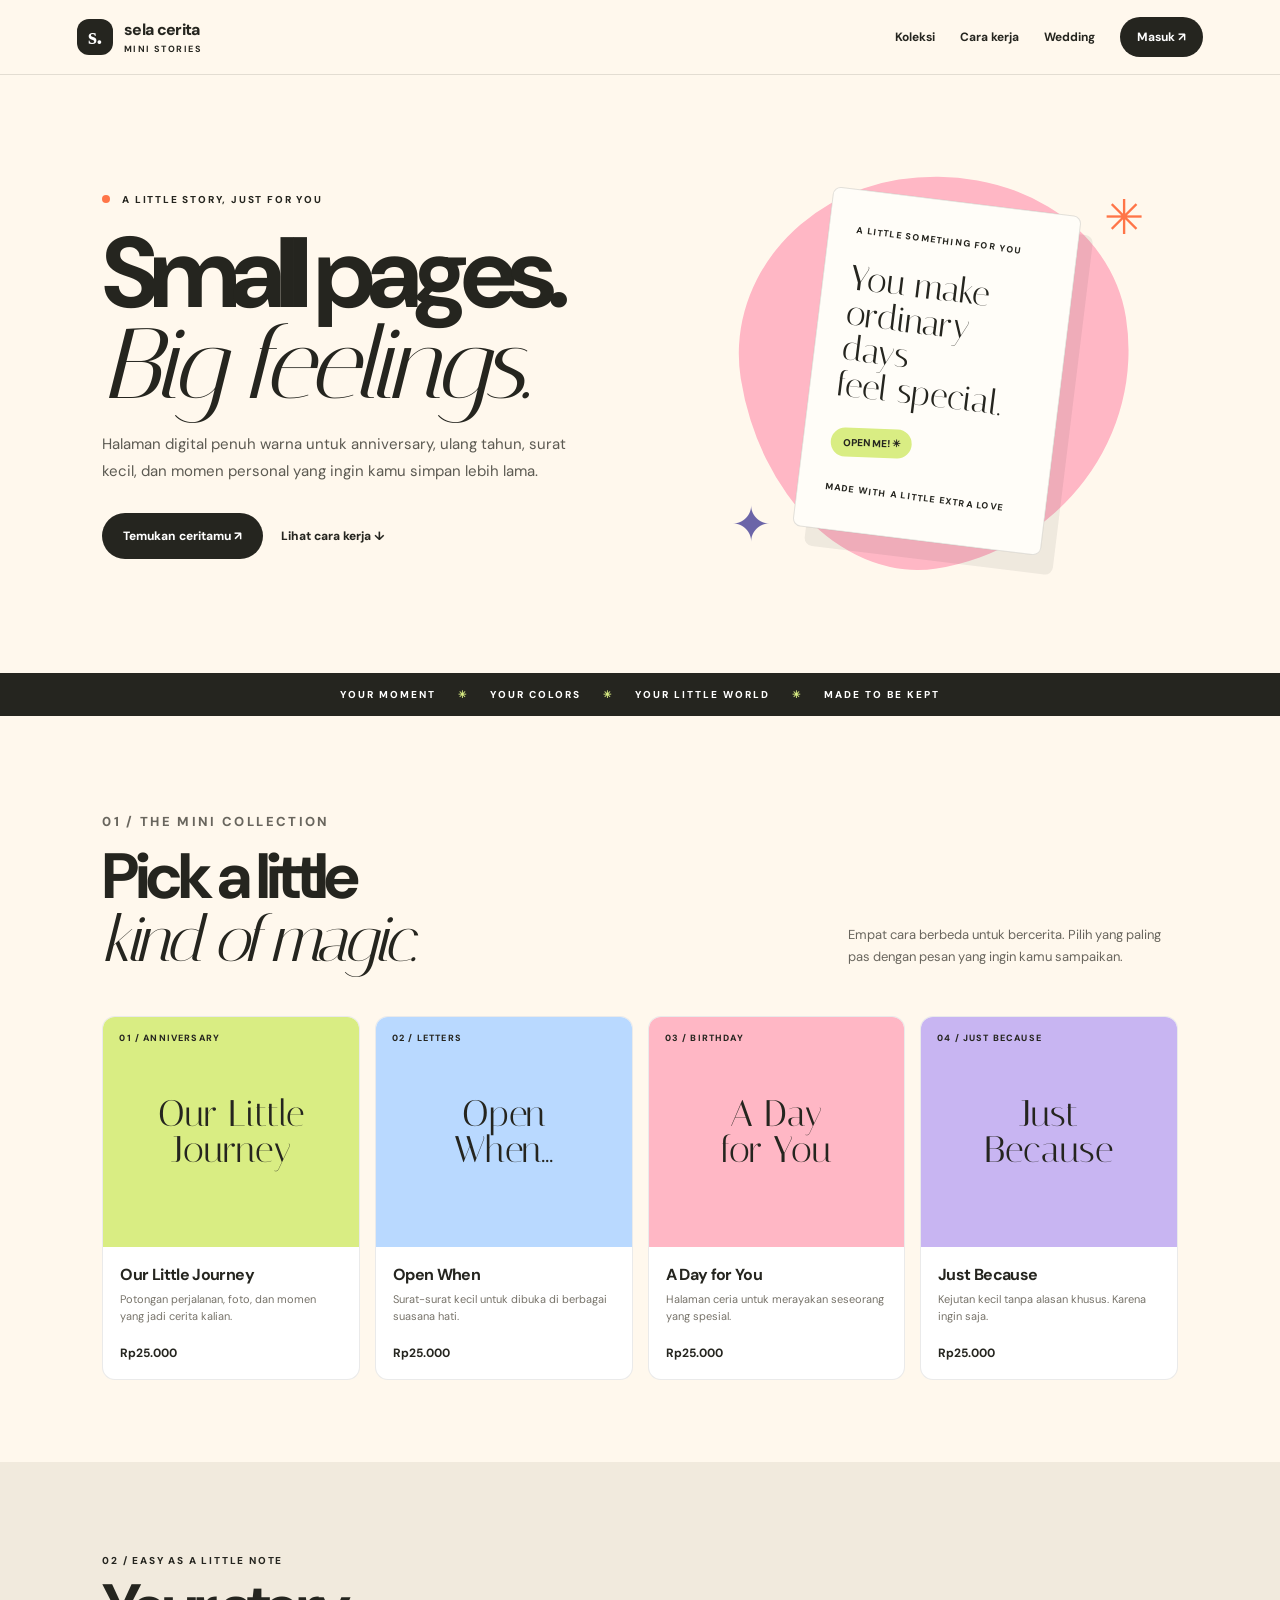
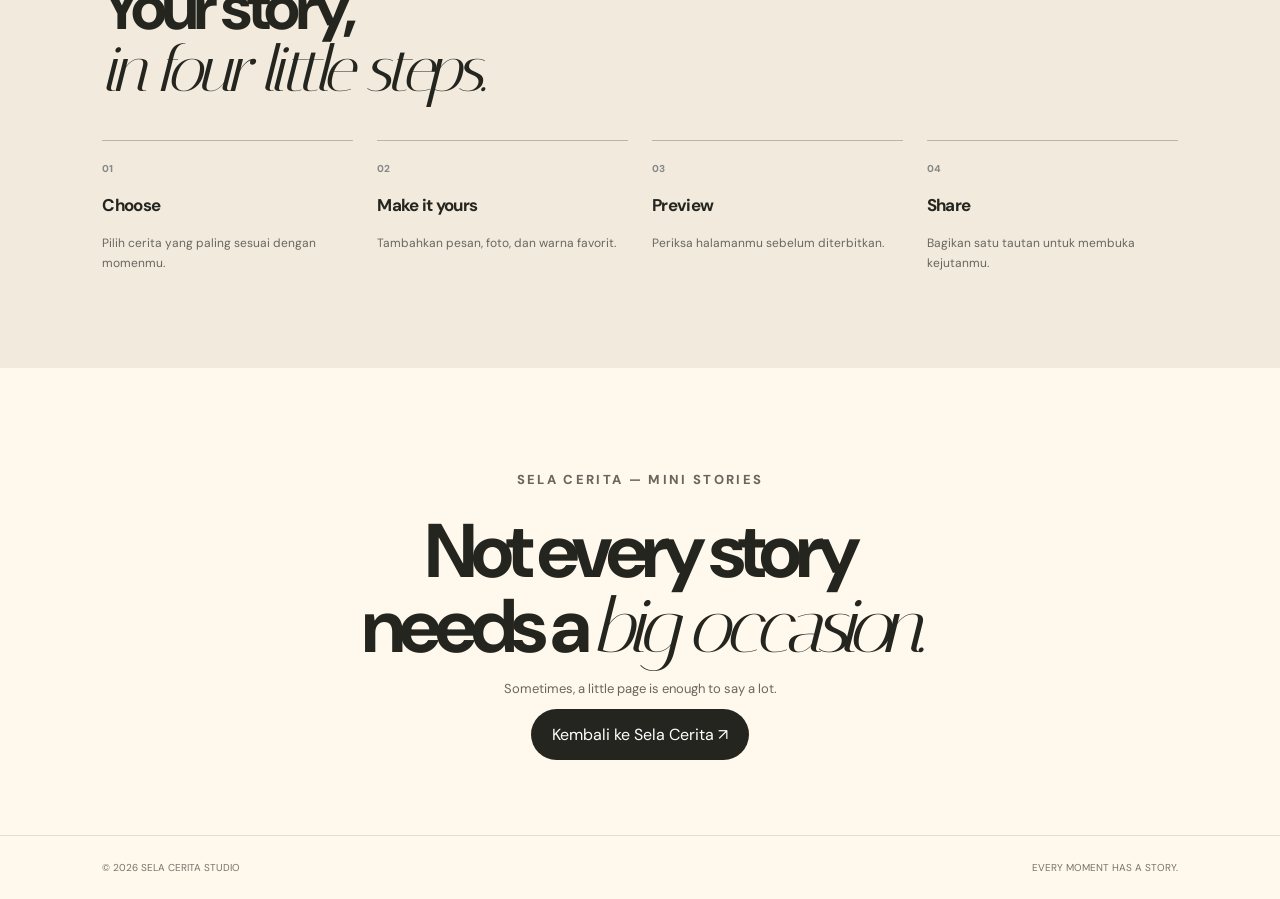
<file: mini-stories.html>
<!doctype html>
<html lang="id">
<head>
<meta charset="utf-8">
<meta name="viewport" content="width=device-width,initial-scale=1">
<meta name="theme-color" content="#fff8ed">
<meta name="description" content="Mini Stories by Sela Cerita — halaman kecil penuh warna untuk anniversary, ulang tahun, dan cerita personal.">
<title>Mini Stories — Sela Cerita</title>
<link rel="preconnect" href="https://fonts.googleapis.com">
<link rel="preconnect" href="https://fonts.gstatic.com" crossorigin>
<link href="https://fonts.googleapis.com/css2?family=DM+Sans:wght@400;500;600;700;800&family=Italiana&display=swap" rel="stylesheet">
<style>
:root{--ink:#25251f;--paper:#fff8ed;--orange:#ff7548;--pink:#ffb7c5;--blue:#b9d9ff;--lime:#d9ed83;--purple:#c8b5f2}
*{box-sizing:border-box}html{scroll-behavior:smooth}body{margin:0;background:var(--paper);color:var(--ink);font-family:"DM Sans",sans-serif}a{color:inherit;text-decoration:none}.top{padding:17px 6vw;display:flex;align-items:center;justify-content:space-between;border-bottom:1px solid #25251f20}.brand{display:flex;align-items:center;gap:11px;font-weight:800;letter-spacing:-.04em}.mark{width:36px;height:36px;border-radius:12px;background:var(--ink);color:white;display:grid;place-items:center;font-family:Georgia;font-size:23px}.brand small{display:block;font-size:9px;letter-spacing:.16em;font-weight:700;margin-top:3px}.top nav{display:flex;gap:25px;align-items:center;font-size:12px;font-weight:700}.top nav a:last-child{background:var(--ink);color:white;padding:12px 17px;border-radius:30px}
.hero{padding:76px 8vw 82px;display:grid;grid-template-columns:1.05fr .95fr;gap:5vw;align-items:center;overflow:hidden}.eyebrow{font-size:10px;letter-spacing:.18em;font-weight:800}.eyebrow i{display:inline-block;width:8px;height:8px;background:var(--orange);border-radius:50%;margin-right:8px}.hero h1{font-size:clamp(54px,7.8vw,108px);line-height:.91;letter-spacing:-.085em;margin:22px 0}.hero h1 em{font-family:Italiana,serif;font-weight:400;letter-spacing:-.045em}.lead{font-size:15px;line-height:1.8;max-width:470px;color:#5c5a52}.actions{display:flex;gap:18px;align-items:center;margin-top:28px;font-size:12px;font-weight:800}.pill{background:var(--ink);color:white;padding:15px 21px;border-radius:30px}.hero-art{min-height:440px;position:relative;display:grid;place-items:center}.blob{width:min(390px,80vw);aspect-ratio:1;border-radius:48% 52% 58% 42%/44% 44% 56% 56%;background:var(--pink);transform:rotate(-9deg);position:absolute}.note{position:relative;width:250px;min-height:310px;background:#fffdf8;border:1px solid #25251f22;border-radius:8px;padding:27px;transform:rotate(7deg);box-shadow:14px 18px 0 #25251f12}.note .scribble{font-family:Italiana,serif;font-size:35px;line-height:1.02;margin:22px 0}.note .sticker{display:inline-block;background:var(--lime);padding:8px 12px;border-radius:30px;font-size:10px;font-weight:800;transform:rotate(-5deg)}.note .tiny{font-size:9px;letter-spacing:.14em;font-weight:800}.star{position:absolute;font-size:48px}.star.one{right:7%;top:8%;color:var(--orange)}.star.two{left:7%;bottom:8%;color:#6b65a8}
.ribbon{background:var(--ink);color:white;padding:15px 0;overflow:hidden;text-align:center;font-size:10px;letter-spacing:.2em;font-weight:800}.ribbon span{color:var(--lime);padding:0 18px}
.section{padding:82px 8vw}.section-head{display:flex;justify-content:space-between;align-items:end;gap:25px;margin-bottom:34px}.section h2{font-size:clamp(38px,5vw,65px);letter-spacing:-.07em;line-height:.98;margin:10px 0}.section h2 em{font-family:Italiana,serif;font-weight:400}.section-head p{max-width:330px;font-size:13px;line-height:1.7;color:#69665e}.cards{display:grid;grid-template-columns:repeat(4,1fr);gap:15px}.card{border-radius:13px;overflow:hidden;background:white;border:1px solid #25251f18}.card-art{height:230px;padding:20px;display:flex;align-items:center;justify-content:center;position:relative}.card-art b{font-family:Italiana,serif;font-size:37px;line-height:.95;text-align:center;font-weight:400;max-width:170px}.card-art span{position:absolute;top:15px;left:16px;font-size:9px;letter-spacing:.13em;font-weight:800}.card:nth-child(1) .card-art{background:var(--lime)}.card:nth-child(2) .card-art{background:var(--blue)}.card:nth-child(3) .card-art{background:var(--pink)}.card:nth-child(4) .card-art{background:var(--purple)}.card-info{padding:17px}.card-info h3{margin:0 0 6px;font-size:16px;letter-spacing:-.04em}.card-info p{font-size:11px;line-height:1.6;color:#77736a;min-height:36px;margin:0 0 14px}.card-info strong{font-size:12px}.tag{font-size:9px;letter-spacing:.12em;font-weight:800;color:#77736a}.how{background:#f1eadd}.steps{display:grid;grid-template-columns:repeat(4,1fr);gap:24px;margin-top:38px}.step{border-top:1px solid #25251f45;padding-top:15px}.step small{font-size:10px;font-weight:800;color:#888}.step h3{font-size:17px;letter-spacing:-.04em}.step p{font-size:12px;line-height:1.7;color:#69665e}.closing{text-align:center;padding:90px 20px}.closing h2{font-size:clamp(42px,6vw,76px);line-height:.98;letter-spacing:-.08em;margin:15px 0}.closing h2 em{font-family:Italiana,serif;font-weight:400}.closing p{font-size:13px;color:#69665e;margin-bottom:27px}footer{padding:25px 8vw;border-top:1px solid #25251f20;display:flex;justify-content:space-between;font-size:10px;color:#77736a}
@media(max-width:800px){.top{padding:14px 5vw}.top nav a:not(:last-child){display:none}.hero{grid-template-columns:1fr;padding:58px 7vw 45px;gap:0}.hero-art{min-height:350px}.section{padding:62px 6vw}.section-head{display:block}.cards{grid-template-columns:repeat(2,1fr);gap:11px}.card-art{height:190px}.steps{grid-template-columns:repeat(2,1fr)}footer{padding:22px 6vw;gap:15px;flex-wrap:wrap}}
@media(max-width:420px){.hero h1{font-size:58px}.cards{gap:9px}.card-art{height:160px}.card-art b{font-size:30px}.card-info{padding:13px}.steps{gap:15px}}
</style>
</head>
<body>
<header class="top"><a class="brand" href="index.html"><span class="mark">s.</span><span>sela cerita<small>MINI STORIES</small></span></a><nav><a href="#koleksi">Koleksi</a><a href="#cara-kerja">Cara kerja</a><a href="index.html">Wedding</a><a href="app/auth.html">Masuk ↗</a></nav></header>
<main>
<section class="hero"><div><p class="eyebrow"><i></i> A LITTLE STORY, JUST FOR YOU</p><h1>Small pages.<br><em>Big feelings.</em></h1><p class="lead">Halaman digital penuh warna untuk anniversary, ulang tahun, surat kecil, dan momen personal yang ingin kamu simpan lebih lama.</p><div class="actions"><a class="pill" href="#koleksi">Temukan ceritamu ↗</a><a href="#cara-kerja">Lihat cara kerja ↓</a></div></div><div class="hero-art"><div class="blob"></div><div class="note"><span class="tiny">A LITTLE SOMETHING FOR YOU</span><div class="scribble">You make<br>ordinary days<br>feel special.</div><span class="sticker">OPEN ME! ✳</span><p class="tiny" style="margin-top:28px">MADE WITH A LITTLE EXTRA LOVE</p></div><span class="star one">✳</span><span class="star two">✦</span></div></section>
<div class="ribbon">YOUR MOMENT <span>✳</span> YOUR COLORS <span>✳</span> YOUR LITTLE WORLD <span>✳</span> MADE TO BE KEPT</div>
<section class="section" id="koleksi"><div class="section-head"><div><p class="eyebrow">01 / THE MINI COLLECTION</p><h2>Pick a little<br><em>kind of magic.</em></h2></div><p>Empat cara berbeda untuk bercerita. Pilih yang paling pas dengan pesan yang ingin kamu sampaikan.</p></div><div class="cards">
<article class="card"><div class="card-art"><span>01 / ANNIVERSARY</span><b>Our Little<br>Journey</b></div><div class="card-info"><h3>Our Little Journey</h3><p>Potongan perjalanan, foto, dan momen yang jadi cerita kalian.</p><strong>Rp25.000</strong></div></article>
<article class="card"><div class="card-art"><span>02 / LETTERS</span><b>Open<br>When...</b></div><div class="card-info"><h3>Open When</h3><p>Surat-surat kecil untuk dibuka di berbagai suasana hati.</p><strong>Rp25.000</strong></div></article>
<article class="card"><div class="card-art"><span>03 / BIRTHDAY</span><b>A Day<br>for You</b></div><div class="card-info"><h3>A Day for You</h3><p>Halaman ceria untuk merayakan seseorang yang spesial.</p><strong>Rp25.000</strong></div></article>
<article class="card"><div class="card-art"><span>04 / JUST BECAUSE</span><b>Just<br>Because</b></div><div class="card-info"><h3>Just Because</h3><p>Kejutan kecil tanpa alasan khusus. Karena ingin saja.</p><strong>Rp25.000</strong></div></article>
</div></section>
<section class="section how" id="cara-kerja"><p class="eyebrow">02 / EASY AS A LITTLE NOTE</p><h2>Your story,<br><em>in four little steps.</em></h2><div class="steps"><article class="step"><small>01</small><h3>Choose</h3><p>Pilih cerita yang paling sesuai dengan momenmu.</p></article><article class="step"><small>02</small><h3>Make it yours</h3><p>Tambahkan pesan, foto, dan warna favorit.</p></article><article class="step"><small>03</small><h3>Preview</h3><p>Periksa halamanmu sebelum diterbitkan.</p></article><article class="step"><small>04</small><h3>Share</h3><p>Bagikan satu tautan untuk membuka kejutanmu.</p></article></div></section>
<section class="closing"><p class="eyebrow">SELA CERITA — MINI STORIES</p><h2>Not every story<br>needs a <em>big occasion.</em></h2><p>Sometimes, a little page is enough to say a lot.</p><a class="pill" href="index.html">Kembali ke Sela Cerita ↗</a></section>
</main>
<footer><span>© 2026 SELA CERITA STUDIO</span><span>EVERY MOMENT HAS A STORY.</span></footer>
</body></html>
</file>
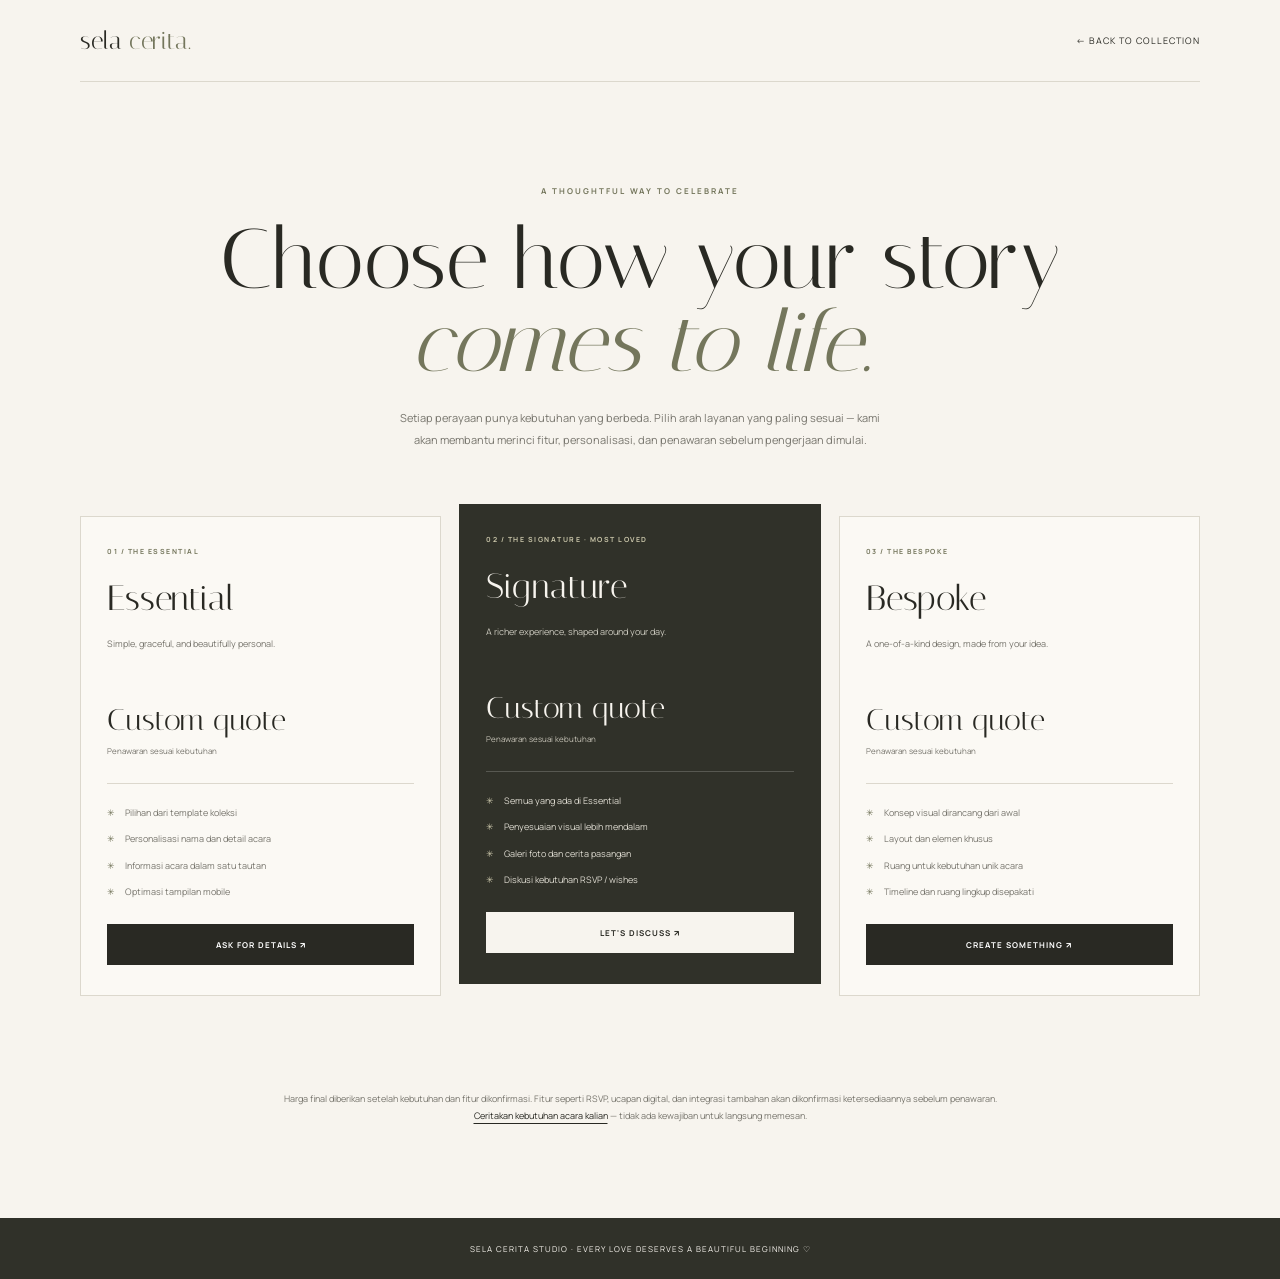
<file: pricing.html>
<!doctype html>
<html lang="id">
<head>
<meta charset="utf-8"><meta name="viewport" content="width=device-width,initial-scale=1"><meta name="theme-color" content="#f7f4ee">
<meta name="description" content="Pilihan layanan dan paket undangan digital Sela Cerita.">
<title>Collections & Pricing — Sela Cerita</title>
<link rel="preconnect" href="https://fonts.googleapis.com"><link rel="preconnect" href="https://fonts.gstatic.com" crossorigin><link href="https://fonts.googleapis.com/css2?family=DM+Sans:wght@400;500;600;700&family=Italiana&family=Manrope:wght@400;500;600;700&display=swap" rel="stylesheet">
<style>
:root{--paper:#f7f4ee;--ink:#292923;--muted:#77756d;--olive:#74765c;--line:#dcd8cd;--serif:'Italiana',Georgia,serif;--sans:'Manrope','DM Sans',sans-serif}*{box-sizing:border-box}body{margin:0;background:var(--paper);color:var(--ink);font-family:var(--sans)}a{color:inherit;text-decoration:none}.wrap{width:min(1120px,calc(100% - 48px));margin:auto}.top{height:82px;border-bottom:1px solid var(--line);display:flex;align-items:center;justify-content:space-between}.brand{font:25px var(--serif)}.brand span{color:var(--olive)}.top a:last-child{font-size:9px;letter-spacing:1px}.hero{text-align:center;padding:95px 15px 65px}.eyebrow{font-size:8px;letter-spacing:2px;color:var(--olive);font-weight:700}.hero h1{font:clamp(58px,7vw,85px)/.98 var(--serif);margin:22px 0}.hero h1 i{color:var(--olive);font-weight:400}.hero p:last-child{max-width:480px;margin:0 auto;color:var(--muted);font-size:11px;line-height:2}.cards{display:grid;grid-template-columns:repeat(3,1fr);gap:18px;padding-bottom:85px}.card{border:1px solid var(--line);padding:30px 26px;background:#fbf9f4;display:flex;flex-direction:column;min-height:410px}.card.featured{background:#303129;color:#f7f4ee;border-color:#303129;transform:translateY(-12px)}.tag{font-size:7px;letter-spacing:1.5px;color:var(--olive);font-weight:700}.featured .tag{color:#c9c5a9}.card h2{font:35px var(--serif);margin:22px 0 8px}.sub{font-size:9px;color:var(--muted);line-height:1.8;min-height:32px}.featured .sub{color:#cbc9be}.price{font:30px var(--serif);margin:25px 0 5px}.price small{display:block;font:8px var(--sans);color:var(--muted);margin-top:7px}.featured .price small{color:#c4c1b5}.rule{height:1px;background:var(--line);margin:22px 0}.featured .rule{background:#ffffff30}.features{list-style:none;padding:0;margin:0 0 25px;display:grid;gap:13px;flex:1}.features li{font-size:9px;color:var(--muted);line-height:1.5}.featured .features li{color:#dedbd1}.features li:before{content:"✳";color:var(--olive);margin-right:10px}.featured .features li:before{color:#c9c5a9}.btn{display:flex;justify-content:center;padding:15px;background:var(--ink);color:white;font-size:8px;font-weight:700;letter-spacing:1px}.featured .btn{background:#f7f4ee;color:#292923}.note{text-align:center;padding:0 0 85px;color:var(--muted);font-size:9px;line-height:1.9}.note a{color:var(--ink);text-decoration:underline;text-underline-offset:4px}footer{background:#303129;color:#f7f4ee;padding:25px;text-align:center;font-size:8px;letter-spacing:1px}
@media(max-width:760px){.hero{padding:70px 0 45px}.cards{grid-template-columns:1fr;gap:14px;padding-bottom:55px}.card.featured{transform:none}.card{min-height:0}.features{margin-bottom:22px}.wrap{width:calc(100% - 36px)}}
</style>  <link rel="stylesheet" href="mobile-aesthetic.css">
</head>
<body><div class="wrap"><header class="top"><a class="brand" href="index.html">sela <span>cerita.</span></a><a href="index.html#koleksi">←︎ BACK TO COLLECTION</a></header>
<main><section class="hero"><p class="eyebrow">A THOUGHTFUL WAY TO CELEBRATE</p><h1>Choose how your story<br><i>comes to life.</i></h1><p>Setiap perayaan punya kebutuhan yang berbeda. Pilih arah layanan yang paling sesuai — kami akan membantu merinci fitur, personalisasi, dan penawaran sebelum pengerjaan dimulai.</p></section>
<section class="cards">
<article class="card"><span class="tag">01 / THE ESSENTIAL</span><h2>Essential</h2><p class="sub">Simple, graceful, and beautifully personal.</p><div class="price">Custom quote<small>Penawaran sesuai kebutuhan</small></div><div class="rule"></div><ul class="features"><li>Pilihan dari template koleksi</li><li>Personalisasi nama dan detail acara</li><li>Informasi acara dalam satu tautan</li><li>Optimasi tampilan mobile</li></ul><a class="btn" href="index.html?template=Belum%20menentukan#pesan">ASK FOR DETAILS ↗︎</a></article>
<article class="card featured"><span class="tag">02 / THE SIGNATURE · MOST LOVED</span><h2>Signature</h2><p class="sub">A richer experience, shaped around your day.</p><div class="price">Custom quote<small>Penawaran sesuai kebutuhan</small></div><div class="rule"></div><ul class="features"><li>Semua yang ada di Essential</li><li>Penyesuaian visual lebih mendalam</li><li>Galeri foto dan cerita pasangan</li><li>Diskusi kebutuhan RSVP / wishes</li></ul><a class="btn" href="index.html#pesan">LET'S DISCUSS ↗︎</a></article>
<article class="card"><span class="tag">03 / THE BESPOKE</span><h2>Bespoke</h2><p class="sub">A one-of-a-kind design, made from your idea.</p><div class="price">Custom quote<small>Penawaran sesuai kebutuhan</small></div><div class="rule"></div><ul class="features"><li>Konsep visual dirancang dari awal</li><li>Layout dan elemen khusus</li><li>Ruang untuk kebutuhan unik acara</li><li>Timeline dan ruang lingkup disepakati</li></ul><a class="btn" href="index.html#pesan">CREATE SOMETHING ↗︎</a></article>
</section><p class="note">Harga final diberikan setelah kebutuhan dan fitur dikonfirmasi. Fitur seperti RSVP, ucapan digital, dan integrasi tambahan akan dikonfirmasi ketersediaannya sebelum penawaran.<br><a href="index.html#pesan">Ceritakan kebutuhan acara kalian</a> — tidak ada kewajiban untuk langsung memesan.</p></main></div><footer>SELA CERITA STUDIO · EVERY LOVE DESERVES A BEAUTIFUL BEGINNING ♡</footer></body></html>
</file>
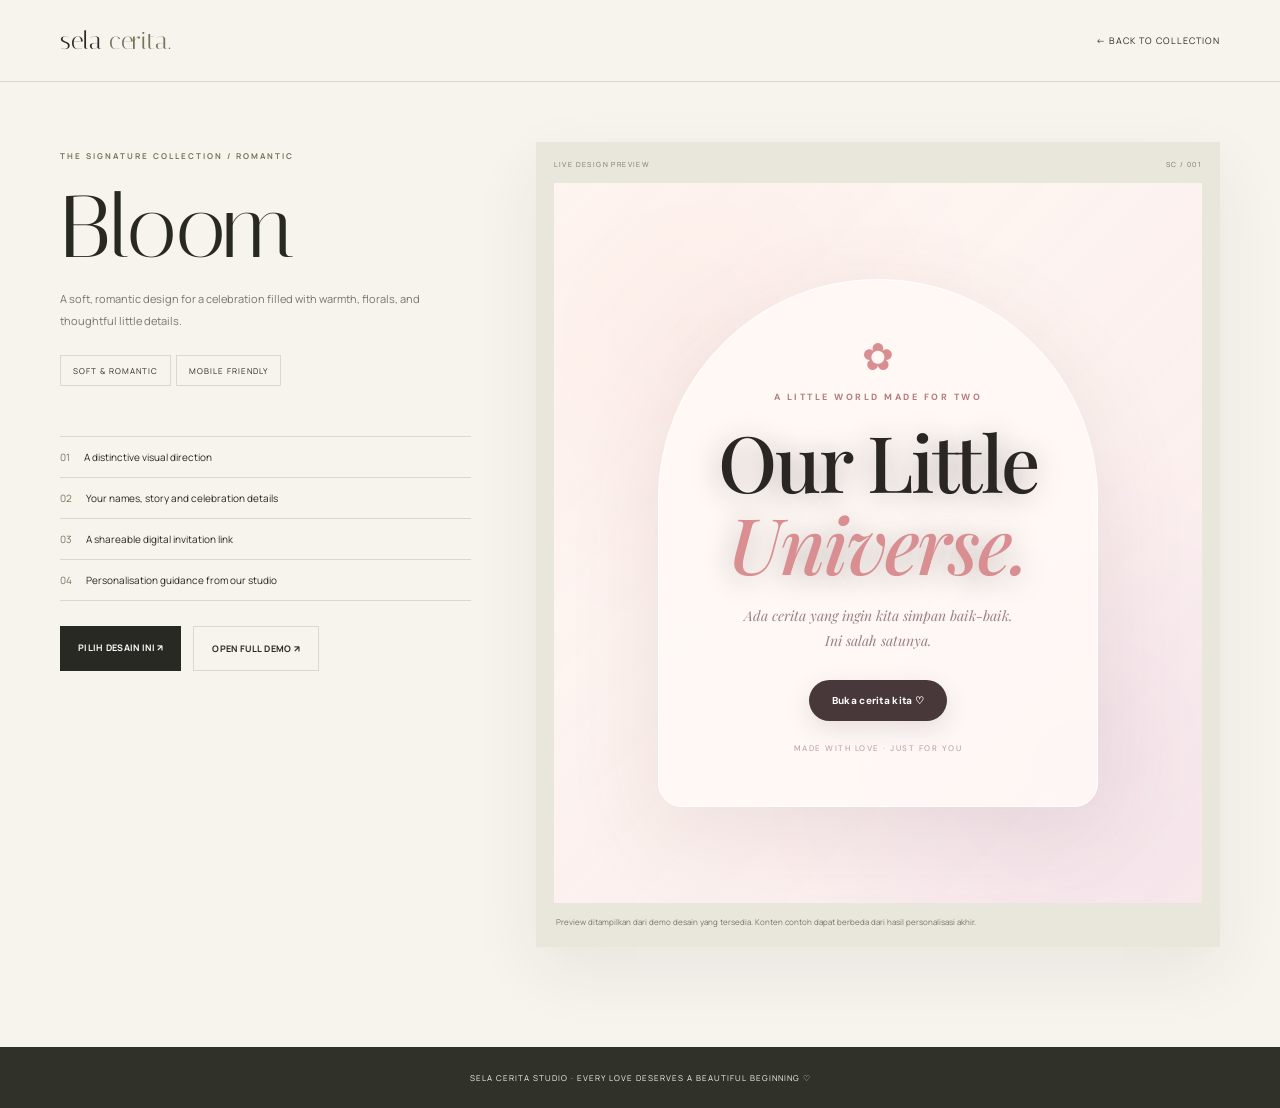
<file: template.html>
<!doctype html>
<html lang="id">
<head>
<meta charset="utf-8"><meta name="viewport" content="width=device-width,initial-scale=1"><meta name="theme-color" content="#f7f4ee">
<meta name="description" content="Jelajahi detail desain undangan digital Sela Cerita.">
<title>Explore the design — Sela Cerita</title>
<link rel="preconnect" href="https://fonts.googleapis.com"><link rel="preconnect" href="https://fonts.gstatic.com" crossorigin>
<link href="https://fonts.googleapis.com/css2?family=DM+Sans:wght@400;500;600;700&family=Italiana&family=Manrope:wght@400;500;600;700&display=swap" rel="stylesheet">
<style>
:root{--paper:#f7f4ee;--ink:#292923;--muted:#77756d;--olive:#74765c;--line:#dcd8cd;--serif:'Italiana',Georgia,serif;--sans:'Manrope','DM Sans',sans-serif}
*{box-sizing:border-box}body{margin:0;background:var(--paper);color:var(--ink);font-family:var(--sans)}a{color:inherit;text-decoration:none}.top{height:82px;padding:0 max(24px,calc((100vw - 1160px)/2));display:flex;align-items:center;justify-content:space-between;border-bottom:1px solid var(--line)}.brand{font:25px var(--serif)}.brand span{color:var(--olive)}.back{font-size:9px;letter-spacing:1px}.layout{width:min(1160px,calc(100% - 48px));margin:60px auto 100px;display:grid;grid-template-columns:.75fr 1.25fr;gap:65px;align-items:start}.eyebrow{font-size:8px;letter-spacing:2px;color:var(--olive);font-weight:700}.copy h1{font:clamp(58px,7vw,88px)/.95 var(--serif);margin:25px 0 18px}.copy h1 i{color:var(--olive);font-weight:400}.copy>p:not(.eyebrow){font-size:11px;line-height:2;color:var(--muted)}.tag{display:inline-block;border:1px solid var(--line);padding:9px 12px;margin:12px 5px 25px 0;font-size:8px;letter-spacing:1px}.features{border-top:1px solid var(--line);margin:25px 0}.features div{padding:13px 0;border-bottom:1px solid var(--line);font-size:10px}.features span{color:var(--olive);margin-right:12px}.actions{display:flex;gap:12px;flex-wrap:wrap}.button{display:inline-flex;padding:15px 18px;background:var(--ink);color:white;font-size:9px;font-weight:700;letter-spacing:.3px}.button.alt{background:transparent;color:var(--ink);border:1px solid var(--line)}.preview-shell{background:#e9e6dc;padding:18px;box-shadow:0 24px 65px #29292312}.preview-top{display:flex;justify-content:space-between;padding:0 0 14px;font-size:7px;letter-spacing:1.4px;color:#77756d}.preview-shell iframe{display:block;width:100%;height:720px;border:0;background:white}.preview-note{font-size:8px;color:#77756d;line-height:1.7;margin:12px 2px 0}footer{background:#303129;color:#f7f4ee;padding:25px;text-align:center;font-size:8px;letter-spacing:1px}
@media(max-width:760px){.top{height:70px}.layout{grid-template-columns:1fr;gap:35px;margin:38px auto 65px}.copy h1{font-size:66px}.preview-shell{padding:9px}.preview-shell iframe{height:680px}.actions .button{flex:1;justify-content:center}}
</style>
  <link rel="stylesheet" href="mobile-aesthetic.css">
</head>
<body>
<header class="top"><a class="brand" href="index.html">sela <span>cerita.</span></a><a class="back" href="index.html#koleksi">←︎ BACK TO COLLECTION</a></header>
<main class="layout">
<section class="copy"><p class="eyebrow">THE SIGNATURE COLLECTION / <span id="category">ROMANTIC</span></p><h1 id="name">Bloom</h1><p id="description">A soft, romantic design for a celebration filled with warmth and thoughtful details.</p><span class="tag" id="mood">SOFT & ROMANTIC</span><span class="tag">MOBILE FRIENDLY</span><div class="features"><div><span>01</span> A distinctive visual direction</div><div><span>02</span> Your names, story and celebration details</div><div><span>03</span> A shareable digital invitation link</div><div><span>04</span> Personalisation guidance from our studio</div></div><div class="actions"><a class="button" id="choose" href="index.html?template=Bloom#pesan">PILIH DESAIN INI ↗︎</a><a class="button alt" id="open-demo" href="demos/bloom.html" target="_blank" rel="noopener">OPEN FULL DEMO ↗︎</a></div></section>
<section class="preview-shell"><div class="preview-top"><span>LIVE DESIGN PREVIEW</span><span>SC / 001</span></div><iframe id="preview" title="Preview template Sela Cerita" loading="lazy"></iframe><p class="preview-note">Preview ditampilkan dari demo desain yang tersedia. Konten contoh dapat berbeda dari hasil personalisasi akhir.</p></section>
</main><footer>SELA CERITA STUDIO · EVERY LOVE DESERVES A BEAUTIFUL BEGINNING ♡</footer>
<script>
const designs={
 bloom:{name:"Bloom",category:"ROMANTIC",description:"A soft, romantic design for a celebration filled with warmth, florals, and thoughtful little details.",mood:"SOFT & ROMANTIC",src:"demos/bloom.html",code:"Bloom"},
 chapter:{name:"Afterglow",category:"CINEMATIC",description:"A cinematic, atmospheric invitation for couples drawn to rich tones, expressive photography, and a little drama.",mood:"CINEMATIC & INTIMATE",src:"demos/chapter.html",code:"Afterglow"},
 playdate:{name:"Playdate",category:"ARTISTIC",description:"A playful, graphic-led invitation for couples who want color, personality, and a celebration with no rulebook.",mood:"BOLD & JOYFUL",src:"demos/playdate.html",code:"Playdate"}
};
const key=new URLSearchParams(location.search).get("style")||"bloom";
const design=designs[key]||designs.bloom;
document.title=design.name+" — Sela Cerita";
document.querySelector("#name").textContent=design.name;
document.querySelector("#category").textContent=design.category;
document.querySelector("#description").textContent=design.description;
document.querySelector("#mood").textContent=design.mood;
document.querySelector("#preview").src=design.src;
document.querySelector("#open-demo").href=design.src;
document.querySelector("#choose").href="app/auth.html?template="+encodeURIComponent(key);
</script>
</body></html>
</file>
<file: mobile-aesthetic.css>
/* Sela Cerita — mobile editorial refinement
   Reduce generic glyphs; let type, spacing and photography lead. */
@media (max-width: 760px) {
  :root { --mobile-rule: rgba(54, 48, 42, .18); }

  /* Main catalog */
  .menu-toggle {
    display: inline-flex !important; width: 42px; height: 42px;
    align-items: center; justify-content: center; position: relative;
    border: 1px solid var(--mobile-rule); border-radius: 0;
    background: transparent; color: transparent; font-size: 0;
  }
  .menu-toggle::before, .menu-toggle::after {
    content: ""; position: absolute; left: 12px; right: 12px;
    height: 1px; background: #34332d; transition: transform .2s;
  }
  .menu-toggle::before { transform: translateY(-3px); }
  .menu-toggle::after { transform: translateY(3px); }
  .menu-toggle[aria-expanded="true"]::before { transform: rotate(45deg); }
  .menu-toggle[aria-expanded="true"]::after { transform: rotate(-45deg); }
  .avatar-stack, .hero-stamp, .floating-invite .invite-heart,
  .custom-flower, .step-icon { display: none !important; }
  .hero-proof { margin-top: 34px; }
  .steps article { border-top: 1px solid var(--mobile-rule); padding-top: 17px; }
  .steps article > span:first-child { color: #8c806d; font: italic 17px Georgia, serif; }
  .announcement span, .marquee span { opacity: .45; }

  /* Pricing and template detail */
  .top a:before { content: none !important; }
  .top { min-height: 58px; }
  .catalog-filters { scrollbar-width: none; }
  .catalog-filters::-webkit-scrollbar { display: none; }

  /* Customer dashboard */
  .mobile-menu {
    width: 40px; height: 40px; padding: 0 !important;
    display: inline-flex; align-items: center; justify-content: center;
    position: relative; border: 1px solid #ded8ce !important;
    border-radius: 0 !important; background: transparent !important;
    color: transparent !important; font-size: 0 !important;
  }
  .mobile-menu::before, .mobile-menu::after {
    content: ""; position: absolute; left: 11px; right: 11px;
    height: 1px; background: #37352f;
  }
  .mobile-menu::before { transform: translateY(-3px); }
  .mobile-menu::after { transform: translateY(3px); }
  .side-nav a span, .stat-icon, .date-chip, .bottom-note > span { display: none !important; }
  .side-nav a {
    border-radius: 0 !important; border-bottom: 1px solid #eee8df;
    padding: 14px 10px !important; gap: 0 !important;
    letter-spacing: .02em;
  }
  .side-nav a.active { background: #f5f1e9 !important; color: #6f7259 !important; }
  .stat-card { border-radius: 3px !important; box-shadow: none !important; }
  .bottom-note { border-radius: 3px !important; background: #f1eee6 !important; }
  .brand-mark { border-radius: 50% !important; background: transparent !important; border: 1px solid #b8ad9d; }
  .logout-button { border-radius: 0 !important; }

  /* Editor workspace */
  .editor-tip > span, .preview-ornament, .preview-end-mark { display: none !important; }
  .editor-tip { border-radius: 2px !important; border-left: 1px solid #aaa18e; }
  .step-link { border-radius: 2px !important; }
  .step-number { border-radius: 50% !important; background: transparent !important; border: 1px solid #c9c1b3; color: #77735f; }
  .device-button { font-size: 0 !important; position: relative; }
  .device-button::after {
    content: "M"; font: 600 9px/27px Arial, sans-serif;
    position: absolute; inset: 0; text-align: center;
  }
  .device-button[data-device="desktop"]::after { content: "D"; }
  .preview-device { box-shadow: 0 12px 35px rgba(40, 36, 29, .10) !important; }
  .preview-foot { letter-spacing: .04em; }

  /* Authentication */
  .auth-shell > .brand > span:first-child { display: none !important; }
  .auth-shell > .brand { justify-content: center; letter-spacing: .02em; }
  .art-stamp { display: none !important; }

  /* Invitation demos: retain navigation labels, remove mismatched glyph row */
  .bottom-nav { border-radius: 3px !important; padding: 9px 5px !important; }
  .bottom-nav a span { display: none !important; }
  .bottom-nav a { font-size: 8px !important; letter-spacing: .04em; padding: 6px 3px !important; }
  .bottom-nav a.active { border-bottom: 1px solid currentColor; }
  .music-btn {
    width: 38px !important; height: 38px !important;
    border-radius: 50% !important; font: italic 17px Georgia, serif !important;
    box-shadow: 0 5px 18px rgba(40, 30, 28, .16) !important;
  }
  .floating-heart, .hero:after, .cover-card:before, .cover-card:after,
  .play-cover:before, .play-cover:after, .sticker { display: none !important; }
  .gallery-grid button:after { width: 24px !important; height: 24px !important; border-radius: 0 !important; }
  .lightbox button, .photo-lightbox > button {
    border-radius: 0 !important; width: 38px !important; height: 38px !important;
  }
  .personalize { border-radius: 0 !important; }
}
</file>
